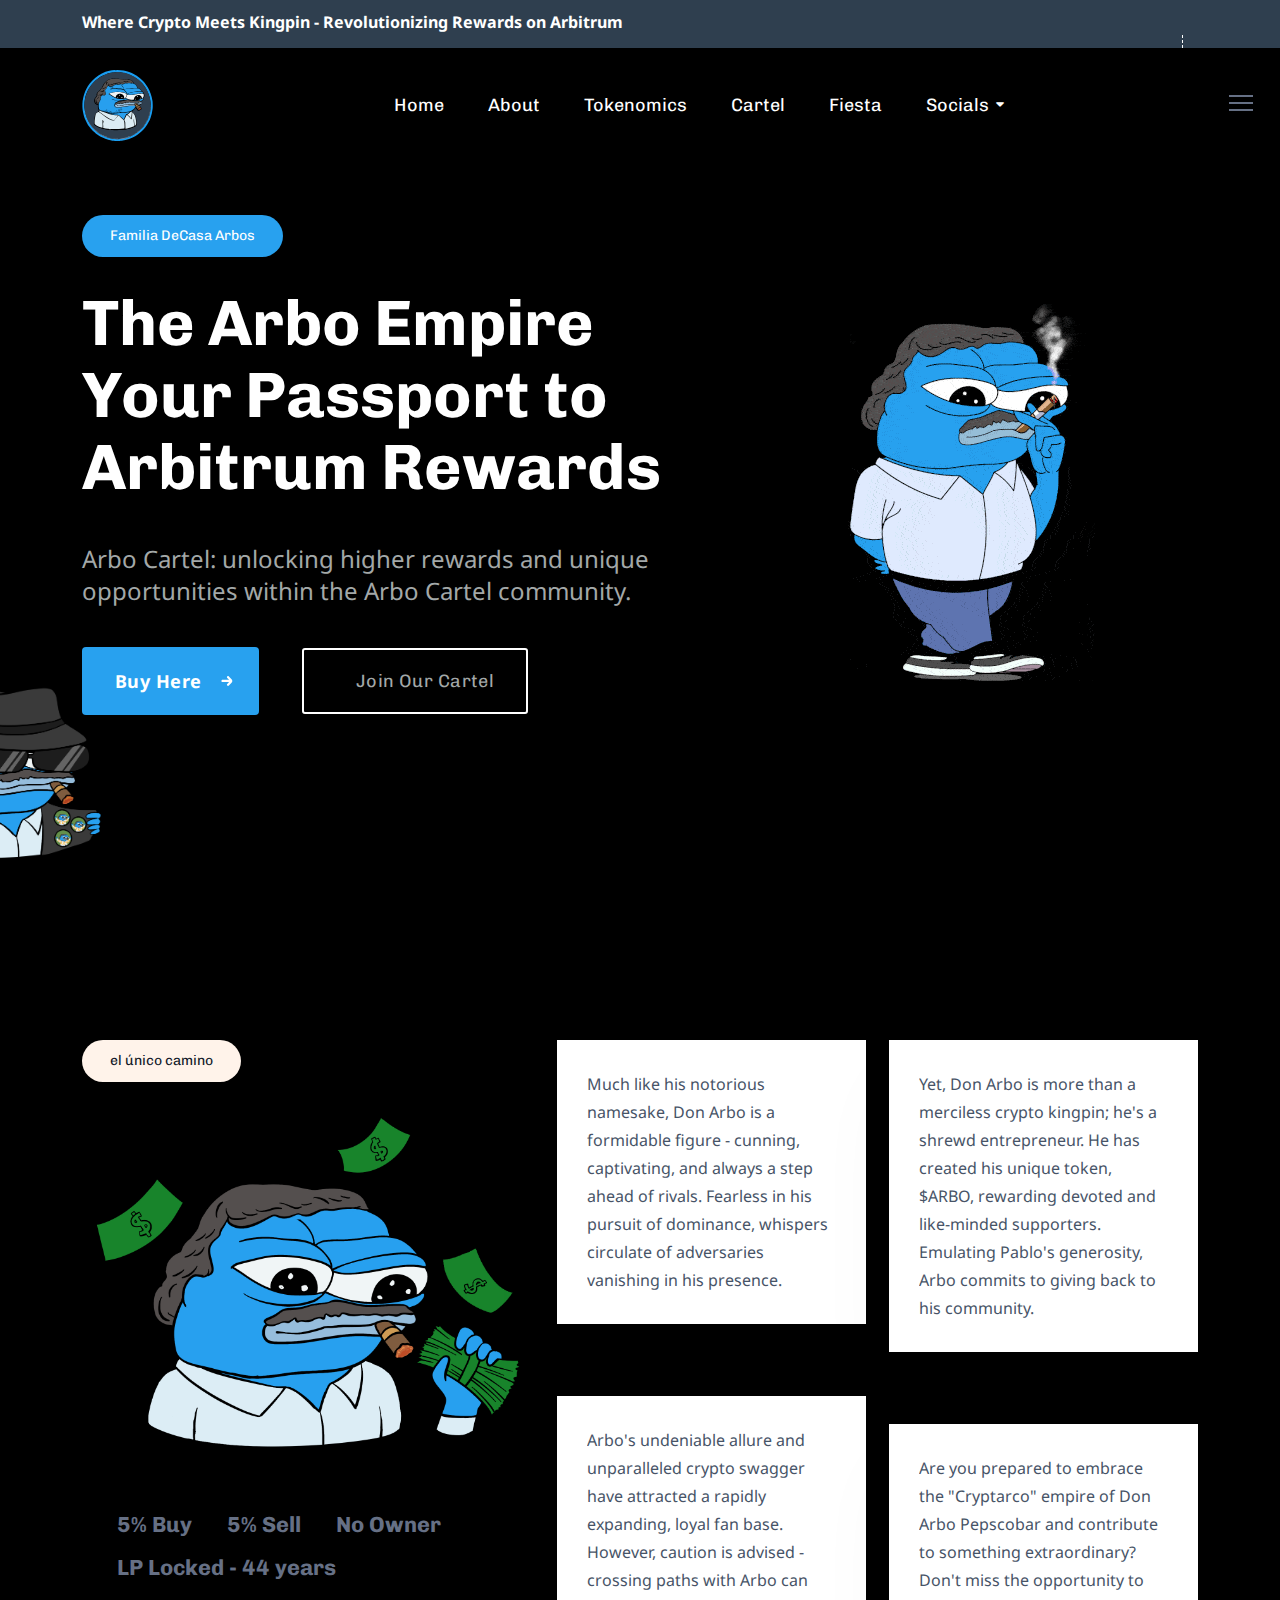
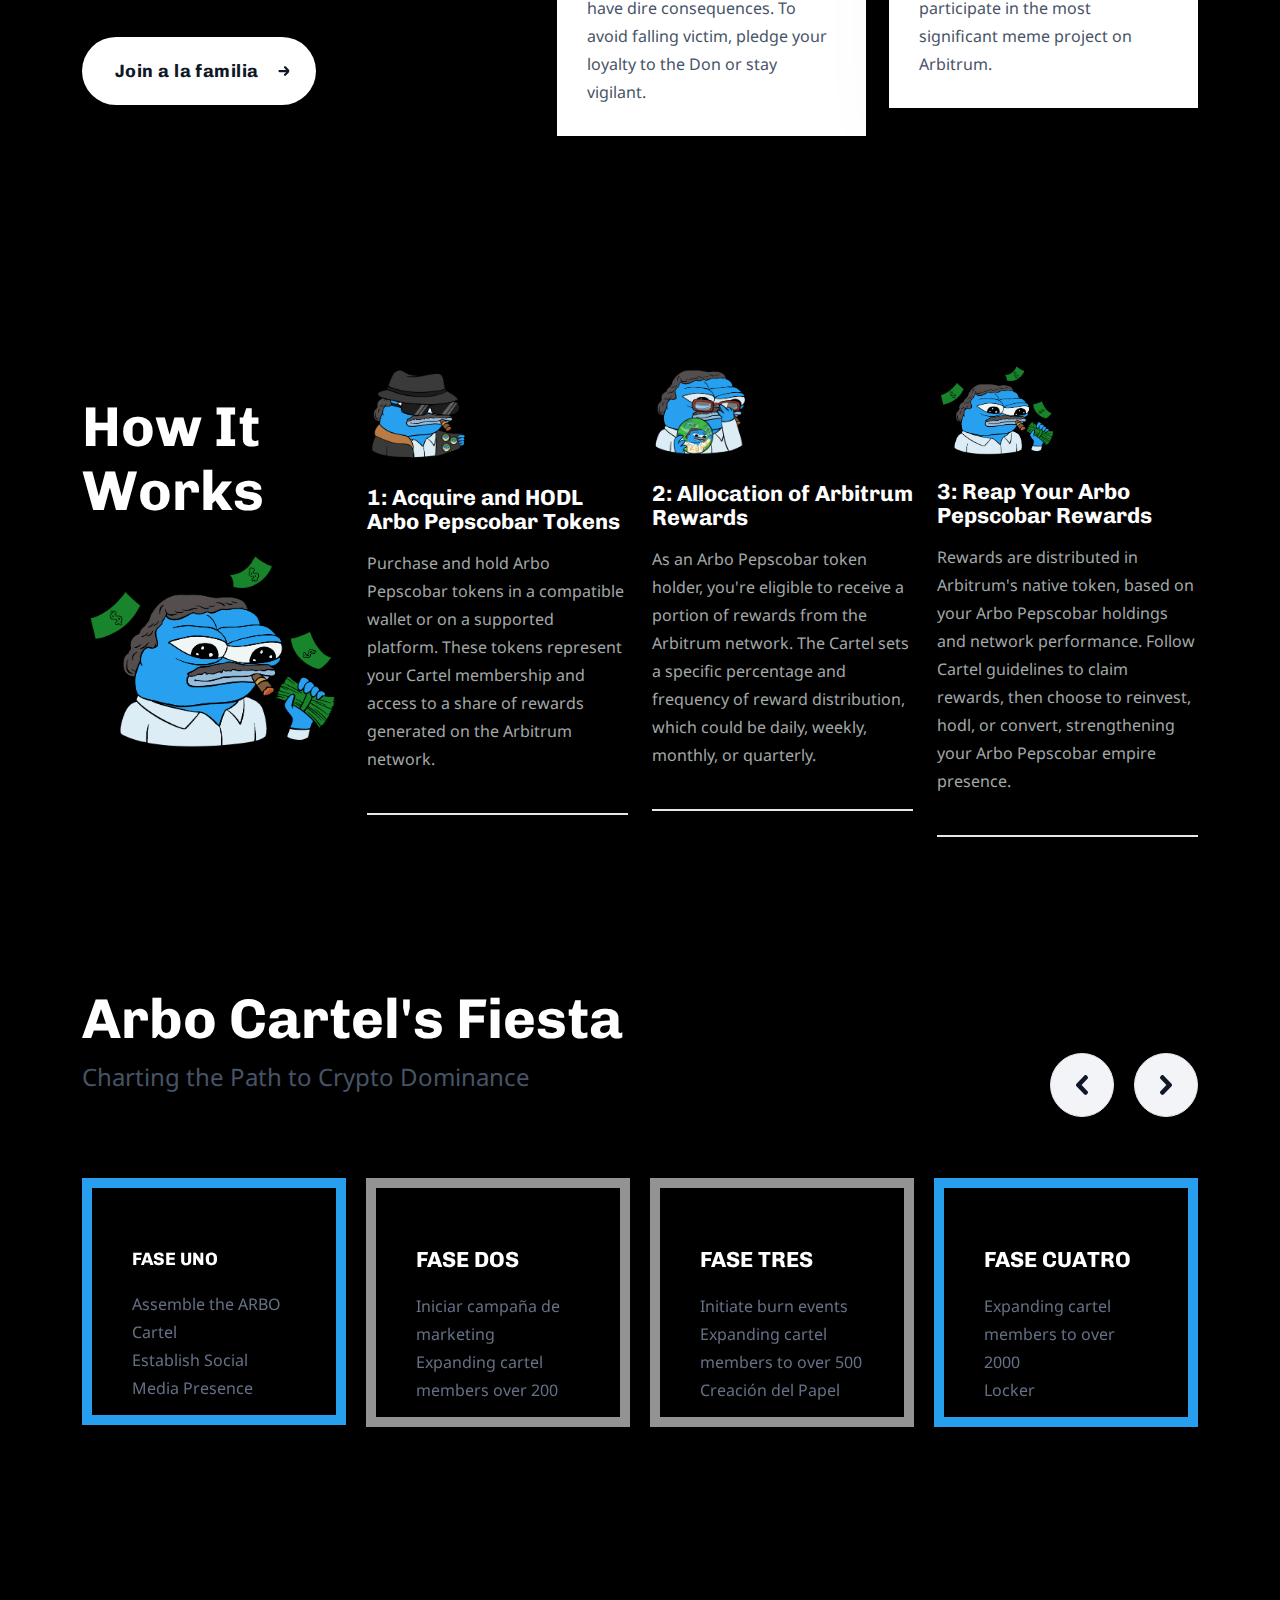
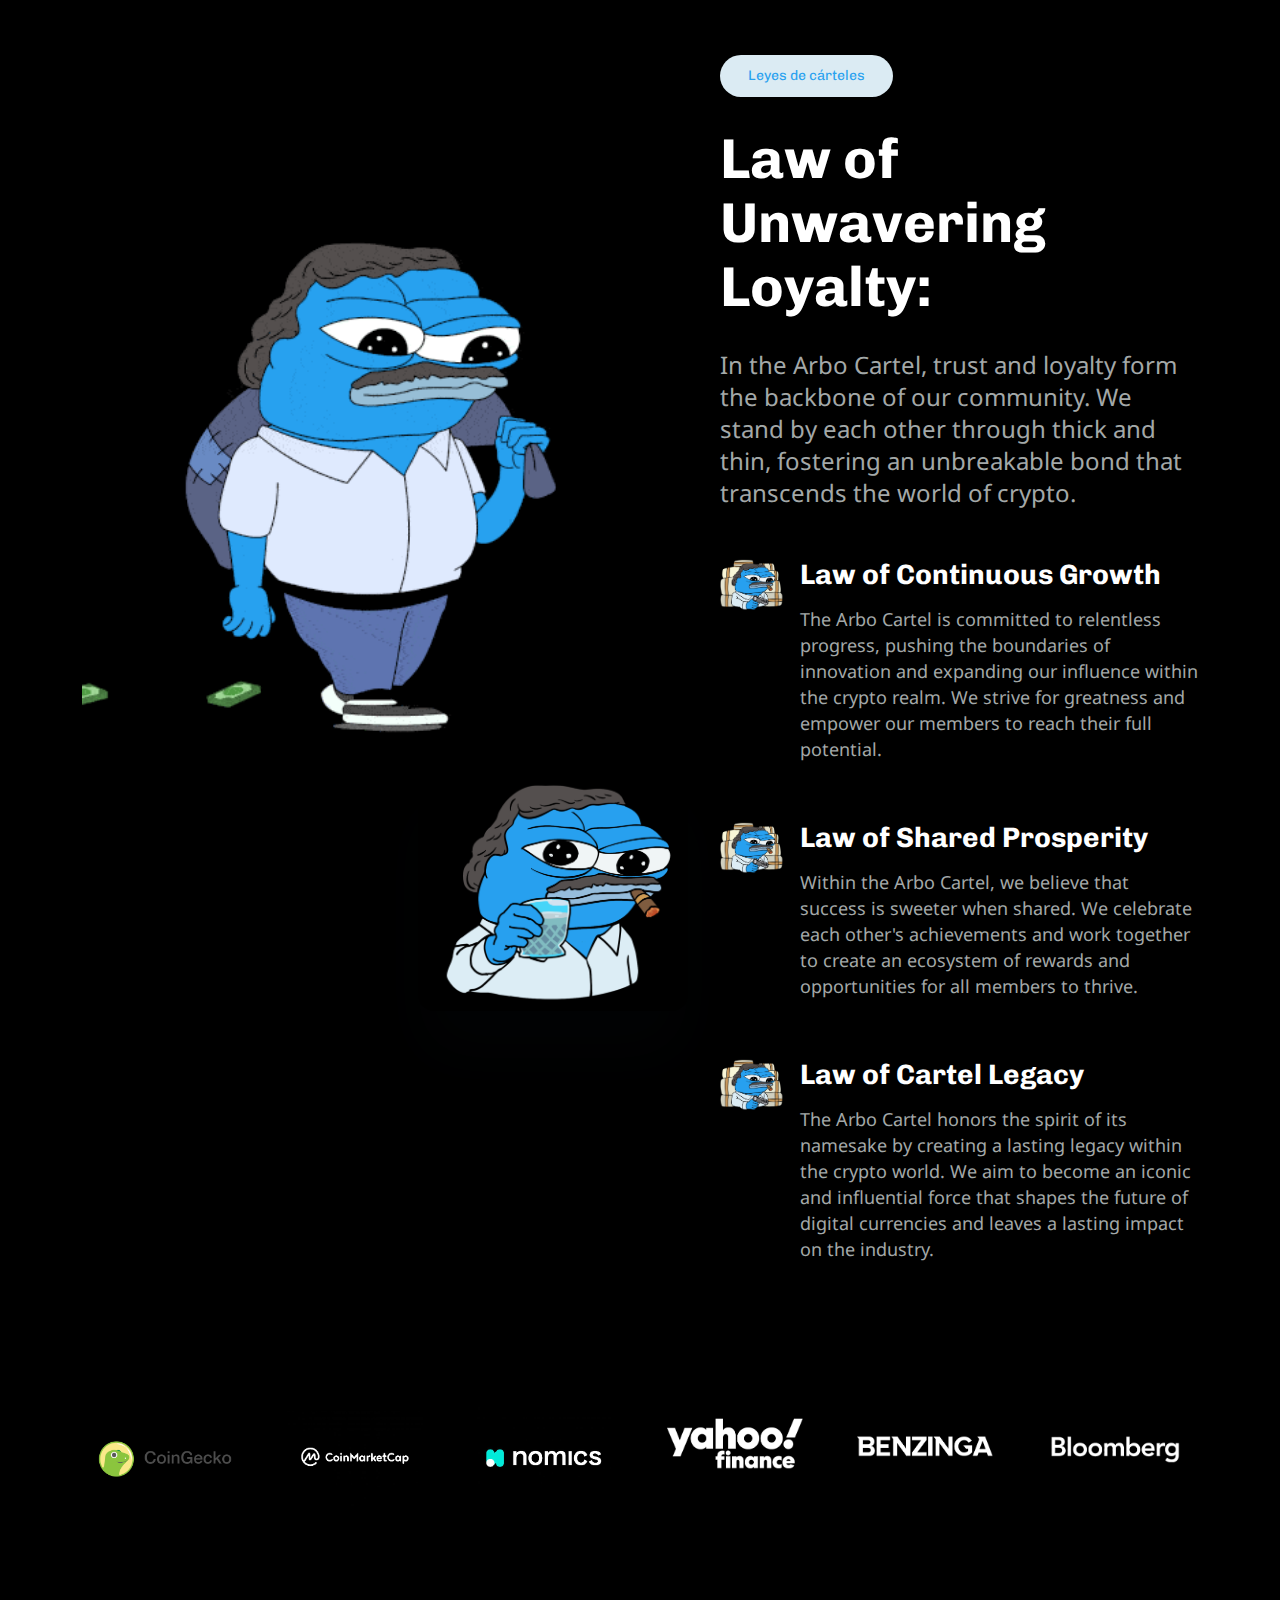
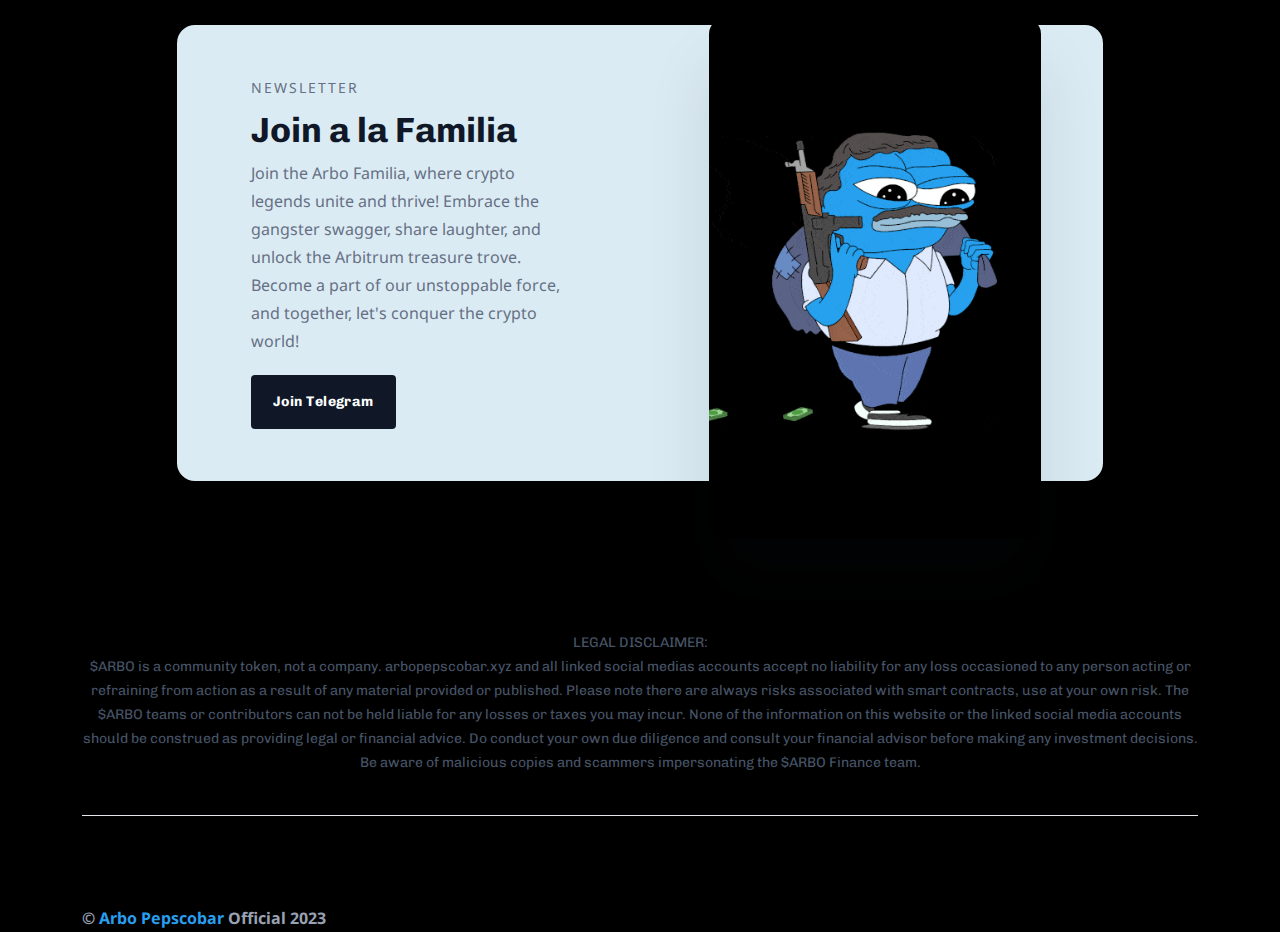
<file: index.html>
<!doctype html>
<html lang="en">

  <head>
  <meta property="og:type" content="website">
  <meta property="og:title" content="Arbo Pepscobar">



  <!-- SEO -->

  <meta name="author" content="ARBO Pepscobar">
  <meta name="description" lang="en" content="Discover Arbo Pepscobar, a unique fusion of the notorious kingpin's legacy and the power of Arbitrum rewards. Join the Arbo Cartel Famiglia, and experience a thriving crypto community, bound by loyalty, innovation, and unmatched prosperity.">
  <meta name="keywords" lang="en" content="ARBO, crypto, staking, rewards, arbitrum">

  <meta name="page-topic" content="ARBO,Arbitrum, crypto">


  <meta name="description" content=" Discover Arbo Pepscobar, a unique fusion of the notorious kingpin's legacy and the power of Arbitrum rewards." />

  <meta name="twitter:title" content="$ARBO">
  <meta name="twitter:description" content="Discover Arbo Pepscobar, a unique fusion of the notorious kingpin's legacy and the power of Arbitrum rewards.">
  <meta name="twitter:card" content="summary_large_image">
  <meta name="twitter:image:src" content="/assets/cover.jpg">
  <meta property="og:video" content="assets/cover.mp4" />
  <meta property="og:video:type" content="video/mp4" />
  <meta property="twitter:video" content="assets/cover.mp4" />
  <meta property="twitter:video:type" content="video/mp4" />
  <meta name="copyright" content="Copyright ArboPepscobar Pad 2023. All Rights Reserved." />
  
  <meta charset="UTF-8">
    <meta name="viewport" content="width=device-width,initial-scale=1,maximum-scale=1">
    <meta http-equiv="X-UA-Compatible" content="ie=edge">
    <meta name="msapplication-TileColor" content="#0E0E0E">
    <meta name="template-color" content="#0E0E0E">
    <meta name="msapplication-config" content="browserconfig.xml">
    
    <link rel="shortcut icon" type="image/x-icon" href="assets/imgs/logop.svg">
    



    <link rel="stylesheet" href="https://cdnjs.cloudflare.com/ajax/libs/font-awesome/6.4.0/css/all.min.css" integrity="sha512-iecdLmaskl7CVkqkXNQ/ZH/XLlvWZOJyj7Yy7tcenmpD1ypASozpmT/E0iPtmFIB46ZmdtAc9eNBvH0H/ZpiBw==" crossorigin="anonymous" referrerpolicy="no-referrer" />
    <script defer="defer" src="assets/js/app.40ee121.bundle.js"></script>
    <link href="assets/css/app.2afad0c.bundle.css" rel="stylesheet">
  </head>

  <body class="bg-black">
    <div id="preloader-active">
      <div class="preloader d-flex align-items-center justify-content-center">
        <div class="preloader-inner position-relative">
          <div class="text-center">
            <div class="loader"></div>
          </div>
        </div>
      </div>
    </div>
    <div class="header-top">
      <div class="container">
        <div class="row">
          <div class="col-lg-6 col-md-12 d-none d-md-block"><span>Where Crypto Meets Kingpin - Revolutionizing Rewards on Arbitrum</span></div>
          <div class="col-lg-6 col-md-6 text-end">
            <a class="text-body-text line-right" href="#">
              <i class="fa-brands fa-telegram"></i>
            </a>
            <a class="text-body-text" href="">
              <i class="fa-brands fa-twitter"></i>
            </a></div>
        </div>
      </div>
    </div>
    <header class="header sticky-bar">
      <div class="container">
        <div class="main-header">
          <div class="header-left">
            <div class="header-logo"><a class="d-flex" href=""><img style="width:80px" alt="Arbo Pepscobar" src="assets/imgs/logop.svg"></a></div>
            <div class="header-nav">
              <nav class="nav-main-menu d-none d-xl-block">
                <ul class="main-menu">
                  <li class="">
                    <a class="active" href="#">Home</a>
                  </li>
                  <li class="">
                    <a class="active" href="#aboutarbo">About</a>
                  </li>
                  <li class="">
                    <a class="active" href="#tokenomics">Tokenomics</a>
                  </li>
                  <li class="">
                    <a class="active" href="#cartel">Cartel</a>
                  </li>
                  <li class="">
                    <a class="active" href="#roadmap">Fiesta</a>
                  </li>
                  <li class="has-children"><a href="#">Socials</a>
                    <ul class="sub-menu">
                      <li><a href=""><i class="fi fi-rr-star"></i>About Us - 1</a></li>
                      <li><a href=""><i class="fi fi-rr-star"></i>About Us - 2</a></li>
                      <li><a href=""><i class="fi fi-rr-star"></i>About Us - 3</a></li>
                    </ul>
                  </li>
                  
                </ul>
              </nav>
              <div class="burger-icon burger-icon-white"><span class="burger-icon-top"></span><span class="burger-icon-mid"></span><span class="burger-icon-bottom"></span></div>
            </div>
          </div>
          <div class="header-right">
            <div class="block-signin"><a class="btn btn-default hover-up icon-arrow-right" href="
              ">Get Started</a></div>
          </div>
        </div>
      </div>
    </header>
    <div class="mobile-header-active mobile-header-wrapper-style perfect-scrollbar">
      <div class="mobile-header-wrapper-inner">
        <div class="mobile-header-top">
          <div class="user-account">
            <img src="assets/gunone.png" alt="Arbo Pepscobar">
            <div class="content">
              <h6 class="user-name color-gray-1000"> <span class="text-brand">Yo Arbo !</span></h6>
              <p class="font-xs text-muted">You have 5 new messages</p>
            </div>
          </div>
        </div>
        <div class="mobile-header-content-area">
          <div class="perfect-scroll">
            <div class="mobile-menu-wrap mobile-header-border">
              <nav>
                <ul class="mobile-menu font-heading">
                  <li class="has-children"><a class="active" href="">Menu</a>
                    <ul class="sub-menu">
                      <li><a href="">Home </a></li>
                      <li><a href="">About </a></li>
                      <li><a href="">Tokenomics </a></li>
                      <li><a href="">Cartel </a></li>
                      <hr>
                      <li><a href="">Twitter </a></li>
                      <li><a href="">Telegram </a></li>
                     
                    </ul>
                  </li>
                
                </ul>
              </nav>
            </div>
            <div class="mobile-account">
              <img class="img-responsive shape-1" alt="Arbo Pepscobar" src="assets/smoking.gif">
          
              <h6 class="mb-10 color-gray-1000">Our DAPPs</h6>
              <ul class="mobile-menu font-heading">
                <li><a href="#">ARBO LOCKER</a></li>
                <li><a href="#">ARBO PAD</a></li>
                
                
              </ul>
            </div>
            <div class="site-copyright color-gray-400">Copyright 2023 &copy; Arbo Pepscobar - Arbitrum.<br></div>
          </div>
        </div>
      </div>
    </div>
    <main class="main bg-black">
      <section class="section-box">
        <div class="banner-hero banner-2" style="padding-top:0">
          <div class="container">
            <div class="row">
              <div class="col-lg-7 mt-50"><span class="tag-1 bg-green-900">Familia DeCasa Arbos</span>
                <h1 class="text-display-3 mt-30">
                  The Arbo Empire Your&nbsp;Passport to Arbitrum Rewards
                </h1>
                <p class="text-body-lead-large color-gray-300 mt-40 pr-40">
                  Arbo Cartel: unlocking higher rewards and unique opportunities within the Arbo Cartel community.


                </p>
                <div class="mt-40"><a class="btn btn-black shape-square icon-arrow-right-white" href="">Buy Here</a>
                  <a style="    border: 2px solid white;border-radius: 3px;" class="btn btn-link  color-gray-300 ml-40" href=""><i class="fa-brands fa-telegram mr-20"></i> Join Our Cartel</a></div>
                <!-- <div class="mt-50">
                  <div class="row">
                    <div class="col-lg-3 col-sm-4 col-4">
                      <h3 class="text-heading-4 color-gray-900 mb-15">+<span class="count">38</span>k</h3>
                      <p class="text-body-text-md color-gray-500">Happy Clients</p>
                    </div>
                    <div class="col-lg-3 col-sm-4 col-4">
                      <h3 class="text-heading-4 color-gray-900 mb-15">+<span class="count">45</span>k</h3>
                      <p class="text-body-text-md color-gray-500">Project Done</p>
                    </div>
                    <div class="col-lg-3 col-sm-4 col-4">
                      <h3 class="text-heading-4 color-gray-900 mb-15"><span class="count">100</span>%</h3>
                      <p class="text-body-text-md color-gray-500">Client Satisfaction</p>
                    </div>
                  </div>
                </div> -->
              </div>
              <div class="col-lg-5 d-none d-lg-block">
                <div class="banner-imgs">
                  <!-- <div class="block-1 shape-2"><img src="assets/imgs/page/homepage2/balance.png" alt="Arbo Pepscobar"></div>
                  <div class="block-2 shape-3"><img src="assets/imgs/page/homepage2/payment.png" alt="Arbo Pepscobar"></div> -->
                  <img class="img-responsive shape-1" alt="Arbo Pepscobar" src="assets/smk-bg.gif">
                </div>
              </div>
            </div>
          </div>
        </div>
      </section>
      <!-- <div class="section-box overflow-visible mt-80">
        <div class="container">
          <h2 class="text-heading-3 text-center color-gray-900 mb-60">Trusted by the world&rsquo;s leading companies</h2>
          <div class="row">
            <div class="col-lg-12">
              <ul class="list-partners">
                <li><a class="item-logo box-hover-shadow hover-up" href="#"><img alt="Arbo Pepscobar" src="assets/imgs/slider/logo/sample-logo-1.svg"></a></li>
                <li><a class="item-logo box-hover-shadow hover-up" href="#"><img alt="Arbo Pepscobar" src="assets/imgs/slider/logo/sample-logo-2.svg"></a></li>
                <li><a class="item-logo box-hover-shadow hover-up" href="#"><img alt="Arbo Pepscobar" src="assets/imgs/slider/logo/sample-logo-3.svg"></a></li>
                <li><a class="item-logo box-hover-shadow hover-up" href="#"><img alt="Arbo Pepscobar" src="assets/imgs/slider/logo/sample-logo-4.svg"></a></li>
                <li><a class="item-logo box-hover-shadow hover-up" href="#"><img alt="Arbo Pepscobar" src="assets/imgs/slider/logo/sample-logo-5.svg"></a></li>
                <li><a class="item-logo box-hover-shadow hover-up" href="#"><img alt="Arbo Pepscobar" src="assets/imgs/slider/logo/sample-logo-6.svg"></a></li>
                <li><a class="item-logo box-hover-shadow hover-up" href="#"><img alt="Arbo Pepscobar" src="assets/imgs/slider/logo/sample-logo-7.svg"></a></li>
                <li><a class="item-logo box-hover-shadow hover-up" href="#"><img alt="Arbo Pepscobar" src="assets/imgs/slider/logo/sample-logo-8.svg"></a></li>
                <li><a class="item-logo box-hover-shadow hover-up" href="#"><img alt="Arbo Pepscobar" src="assets/imgs/slider/logo/sample-logo-9.svg"></a></li>
              </ul>
            </div>
          </div>
        </div>
      </div> -->

         
      <section class="section-box pt-100 pb-100 mt-100 bg-black" id="aboutarbo">
        <div class="container">
          <div class="row" >
            <div class="col-lg-5 mb-30"><span class="tag-1 color-gray-900">el único camino</span>
                    <h3 class="text-heading-1 mt-30">
                <img class="bdrd-16 img-responsive w-100"  src="assets/moneyAr2.png" alt="Arbo Pepscobar">
              </h3>
              
              <div class="col-lg-12">
                
                
                <div class="mt-40">
                  <ul class="list-icon-3">
                    <li class="text-body-text-md text-heading-5"><i class="fa-solid main-color fa-circle-check"></i> 5% Buy </li>
                    <li class="text-body-text-md text-heading-5"><i class="fa-solid main-color fa-circle-check"></i> 5% Sell</li>
                    <li class="text-body-text-md text-heading-5"> <i class="fa-solid main-color fa-circle-check"></i> No Owner</li>
                    <li class="text-body-text-md text-heading-5"> <i class="fa-solid main-color fa-circle-check"></i> LP Locked - 44 years</li>
                    
                  </ul>
                </div>
                
              </div>
              <div class="mt-40"><a class="btn btn-default btn-white icon-arrow-right" href="">Join a la familia </a></div>
            </div>
            <div class="col-lg-7">
              <div class="row" data-masonry="{&quot;percentPosition&quot;: true }">
                <div class="col-lg-6 col-md-12 col-sm-12">
                  <div class="card-grid-style-2 card-square hover-up mb-50">
                    <p class="text-body-text color-gray-600 text-comment">
                      Much like his notorious namesake, Don Arbo is a formidable figure - cunning, captivating, and always a step ahead of rivals. Fearless in his pursuit of dominance, whispers circulate of adversaries vanishing in his presence.


                    </p>
                   
                  </div>
                </div>
                <div class="col-lg-6 col-md-12 col-sm-12">
                  <div class="card-grid-style-2 card-square hover-up mb-50">
                    <p class="text-body-text color-gray-600 text-comment">
                      Yet, Don Arbo is more than a merciless crypto kingpin; he's a shrewd entrepreneur. He has created his unique token, $ARBO, rewarding devoted and like-minded supporters. Emulating Pablo's generosity, Arbo commits to giving back to his community.
                    </p>
                  
                  </div>
                </div>
                <div class="col-lg-6 col-md-12 col-sm-12">
                  <div class="card-grid-style-2 card-square mt-50 hover-up mb-20">
                    <p class="text-body-text color-gray-600 text-comment">
                      Arbo's undeniable allure and unparalleled crypto swagger have attracted a rapidly expanding, loyal fan base. However, caution is advised - crossing paths with Arbo can have dire consequences. To avoid falling victim, pledge your loyalty to the Don or stay vigilant.
                    </p>
                  
                  </div>
                </div>
                <div class="col-lg-6 col-md-12 col-sm-12">
                  <div class="card-grid-style-2 card-square hover-up mt-50 mb-20">
                    <p class="text-body-text color-gray-600 text-comment">
                      Are you prepared to embrace the "Cryptarco" empire of Don Arbo Pepscobar and contribute to something extraordinary? Don't miss the opportunity to participate in the most significant meme project on Arbitrum.
                    </p>
                   
                  </div>
                </div>
              </div>
            </div>
          </div>
          
        </div>
      </section>

      <section class="section-box mt-80">
        <div class="container">
          <div class="row">
            <div class="col-lg-3 col-md-12 col-sm-12 mt-50">
              <h2 class="text-heading-1  mb-30"></h2>
              <p class="text-body-excerpt color-gray-300">
                <h2 class="text-heading-1  mb-30">
                  How It Works
                </h2>
                <img class="bdrd-16 img-responsive w-100"  src="assets/moneyAr2.png" alt="Arbo Pepscobar">
              </p>
            </div>
            <div class="col-lg-3 col-md-12 col-sm-12 mt-50">
              <div class="list-icons">
                <div class="item-icon pl-0">
                  <div class="mb-15"><img src="assets/wantSome.png" style="    width: 100px;"  alt="Arbo Pepscobar"></div>
                  <h4 class="text-heading-5"> 1: Acquire and HODL Arbo Pepscobar Tokens</h4>
                  <p class="text-body-text color-gray-300 mt-15">
                    Purchase and hold Arbo Pepscobar tokens in a compatible wallet or on a supported platform. These tokens represent your Cartel membership and access to a share of rewards generated on the Arbitrum network.
                       </p>
                </div>
              </div>
            </div>
            <div class="col-lg-3 col-md-12 col-sm-12 mt-50">
              <div class="list-icons">
                <div class="item-icon pl-0">
                  <div class="mb-15"><img src="assets/think.png" style="    width: 100px;"  alt="Arbo Pepscobar"></div>
                  <h4 class="text-heading-5"> 2: Allocation of Arbitrum Rewards</h4>
                  <p class="text-body-text color-gray-300 mt-15">
                    As an Arbo Pepscobar token holder, you're eligible to receive a portion of rewards from the Arbitrum network. The Cartel sets a specific percentage and frequency of reward distribution, which could be daily, weekly, monthly, or quarterly.
                  </p>
                </div>
              </div>
            </div>
            <div class="col-lg-3 col-md-12 col-sm-12 mt-50">
              <div class="list-icons">
                <div class="item-icon pl-0">
                  <div class="mb-15"><img src="assets/moneyAr2.png" style="width:120px" alt="Arbo Pepscobar"></div>
                  <h4 class="text-heading-5">3: Reap Your Arbo Pepscobar Rewards</h4>
                  <p class="text-body-text color-gray-300 mt-15">
                    Rewards are distributed in Arbitrum's native token, based on your Arbo Pepscobar holdings and network performance. Follow Cartel guidelines to claim rewards, then choose to reinvest, hodl, or convert, strengthening your Arbo Pepscobar empire presence.
                  </p>
                </div>
              </div>
            </div>
          </div>
        </div>
        <div class="section-box" id="roadmap">
          <div class="container mt-110">
            <div class="row">
              <div class="col-lg-9 col-sm-8" >
                <h3 class="text-heading-1 mb-10">Arbo Cartel's Fiesta </h3>
                <p class="text-body-lead-large color-gray-600">Charting the Path to Crypto Dominance</p>
              </div>
            </div>
          </div>
          <div class="container mt-80">
            <div class="box-swiper">
              <div class="swiper-container swiper-group-4">
                <div class="swiper-wrapper pb-70 pt-5">
                  <div class="swiper-slide active">
                    <div class="card-grid-style-3 hover-up">
                      
                      <h3 class="text-heading-6 mb-5 mt-20">FASE UNO</h3><span class="text-body-small d-block"></span>
                      <p class="text-body-text text-desc color-gray-500 mt-20">

                        Assemble the ARBO Cartel <br>
Establish Social Media Presence<br>
Develop and Launch Website<br>
Release Token


                      </p>
                    </div>
                  </div>
                  <div class="swiper-slide">
                    <div class="card-grid-style-3 bd-bg-6 hover-up">
                      
                      <h3 class="text-heading-5 mt-20">FASE DOS</h3><span class="text-body-small d-block"></span>
                      <p class="text-body-text text-desc color-gray-500 mt-20">
                        Iniciar campaña de marketing <br/>
                        Expanding cartel members over 200 <br/>
                        CoinMarketCap and CoinGecko listing

                      </p>
                    </div>
                  </div>
                  <div class="swiper-slide">
                    <div class="card-grid-style-3 bd-bg-6 hover-up">
                      
                      <h3 class="text-heading-5 mt-20">FASE TRES
                      </h3><span class="text-body-small d-block"></span>
                      <p class="text-body-text text-desc color-gray-500 mt-20">
                        Initiate burn events <br/>
                        Expanding cartel members to over 500<br/>
                        Creación del Papel Blanco<br/>
                        Launching ARBO Locker
                        

                      </p>
                    </div>
                  </div>
                  <div class="swiper-slide">
                    <div class="card-grid-style-3  hover-up">
                      
                      <h3 class="text-heading-5 mt-20">FASE CUATRO
                      </h3><span class="text-body-small d-block"></span>
                      <p class="text-body-text text-desc color-gray-500 mt-20">
                        Expanding cartel members to over 2000 <br/>
                        Locker<br/>
                        Pad<br/>
                        Dex<br/>
                        Launching ARBO Mixer
                        

                      </p>
                    </div>
                  </div>  
                  <div class="swiper-slide">
                    <div class="card-grid-style-3 bd-bg-6 hover-up">
                      
                      <h3 class="text-heading-5 mt-20">FASE CINCO
                      </h3><span class="text-body-small d-block"></span>
                      <p class="text-body-text text-desc color-gray-500 mt-20">
                        Pad<br/>
                        Dex<br/>
                        Launching ARBO Mixer
                        

                      </p>
                    </div>
                  </div> 
              
                </div>
                <div class="swiper-pagination swiper-pagination3"></div>
              </div>
              <div class="swiper-button-next swiper-button-next-4"></div>
              <div class="swiper-button-prev swiper-button-prev-4"></div>
            </div>
          </div>
        </div>
       
      </section>
   
     
  
      <section class="section-box bg-black" id="cartel">
        <div class="container mt-120">
          <div class="row">
            <div class="col-lg-6 col-sm-12 block-img-we-do">
              <div class="inner-image">
                <img class="bdrd-16 img-responsive w-100"  src="assets/bmb.gif" alt="Arbo Pepscobar">
                <div class="block-chart"><img src="assets/cheers1.png" alt="Arbo Pepscobar"></div>
              </div>
            </div>
            <div class="col-lg-6 col-sm-12 block-we-do-2"><span class="tag-1 bg-6 color-green-900">Leyes de cárteles</span>
              <h3 class="text-heading-1 mt-30">Law of Unwavering Loyalty:</h3>
              <p class="text-body-lead-large color-gray-300 mt-30"> In the Arbo Cartel, trust and loyalty form the backbone of our community. We stand by each other through thick and thin, fostering an unbreakable bond that transcends the world of crypto.</p>
              <div class="list-icons mt-50">
                <div class="item-icon none-bd"><span class="icon-left"><img src="assets/gunone.png" alt="Arbo Pepscobar"></span>
                  <h4 class="text-heading-4">Law of Continuous Growth</h4>
                  <p class="text-body-excerpt color-gray-300 mt-15"> The Arbo Cartel is committed to relentless progress, pushing the boundaries of innovation and expanding our influence within the crypto realm. We strive for greatness and empower our members to reach their full potential.</p>
                </div>
                <div class="item-icon none-bd"><span class="icon-left"><img src="assets/gunone.png" alt="Arbo Pepscobar"></span>
                  <h4 class="text-heading-4">Law of Shared Prosperity</h4>
                  <p class="text-body-excerpt color-gray-300 mt-15">Within the Arbo Cartel, we believe that success is sweeter when shared. We celebrate each other's achievements and work together to create an ecosystem of rewards and opportunities for all members to thrive.</p>
                </div>
                <div class="item-icon none-bd"><span class="icon-left"><img src="assets/gunone.png" alt="Arbo Pepscobar"></span>
                  <h4 class="text-heading-4">Law of Cartel Legacy</h4>
                  <p class="text-body-excerpt color-gray-300 mt-15">The Arbo Cartel honors the spirit of its namesake by creating a lasting legacy within the crypto world. We aim to become an iconic and influential force that shapes the future of digital currencies and leaves a lasting impact on the industry.</p>
                </div>
              </div>
            </div>
          </div>

        </div>
 <div class="section-box overflow-visible mt-70">
          <div class="container">
            <div class="row">
              <div class="col-lg-2 col-md-3 col-sm-4 col-6 text-center"><a class="item-logo box-hover-shadow hover-up" href="#"><img alt="Agon" src="assets/CoinGecko-logo.png" style="padding: 13px 0px;"></a></div>
              <div class="col-lg-2 col-md-3 col-sm-4 col-6 text-center"><a class="item-logo box-hover-shadow hover-up" href="#"><img alt="Agon" src="assets/coinmarketcap6503.jpeg" style="filter:invert(1)"></a></div>
              <div class="col-lg-2 col-md-3 col-sm-4 col-6 text-center"><a class="item-logo box-hover-shadow hover-up" href="#"><img alt="Agon" src="assets/nomics4895.jpeg" style="filter:invert(1)" ></a></div>
              <div class="col-lg-2 col-md-3 col-sm-4 col-6 text-center"><a class="item-logo box-hover-shadow hover-up" href="#"><img alt="Agon" src="assets/client-1.png"></a></div>
              <div class="col-lg-2 col-md-3 col-sm-4 col-6 text-center"><a class="item-logo box-hover-shadow hover-up" href="#"><img alt="Agon" src="assets/client-2.png"></a></div>
              <div class="col-lg-2 col-md-3 col-sm-4 col-6 text-center"><a class="item-logo box-hover-shadow hover-up" href="#"><img alt="Agon" src="assets/client-3.png"></a></div>
            </div>
          </div>
        </div>

        
      </section>
   
   
      <section class="section-box overflow-visible mb-100">
        <div class="container mt-100">
          <div class="row">
            <div class="col-lg-10 mx-auto">
              <div class="bg-6 box-newsletter position-relative">
                <div class="row">
                  <div class="col-lg-5 col-md-7"><span class="text-body-capitalized color-gray-500 text-uppercase">newsletter</span>
                    <h4 class="text-heading-3 color-gray-900 mb-10 mt-10">Join a la Familia</h4>
                    <p class="text-body-text color-gray-500">
                      Join the Arbo Familia, where crypto legends unite and thrive! Embrace the gangster swagger, share laughter, and unlock the Arbitrum treasure trove. Become a part of our unstoppable force, and together, let's conquer the crypto world!

                    </p>
                    <a class="btn btn-square mt-20" href="
                    "><i class="fa-brands fa-telegram"></i> Join Telegram</a>
                  </div>
                  <div class="col-lg-7 col-md-5 mt-30 mt-lg-0 mt-md-30 mt-sm-30 position-relative text-end">
                    <!-- <div class="block-chart shape-1"><img src="assets/dollarB.png" alt="Arbo Pepscobar"></div> -->
                    <img class="img-responsive img-newsletter" src="assets/gunArbo.gif" alt="Arbo Pepscobar">
                  </div>
                </div>
              </div>
            </div>
          </div>
        </div>
      </section>
    </main>
    <footer class="footer mt-50">
      <div class="container">
        <div class="footer-top">
          <div class="row">
            
            <div class="col-md-12 col-sm-12 text-center ">
              <small class="color-gray-600">
              LEGAL DISCLAIMER: <br/>
$ARBO is a community token, not a company.
arbopepscobar.xyz and all linked social medias accounts accept no liability for any loss occasioned to any person acting or refraining from action as a result of any material provided or published. Please note there are always risks associated with smart contracts, use at your own risk.
The $ARBO teams or contributors can not be held liable for any losses or taxes you may incur. None of the information on this website or the linked social media accounts should be construed as providing legal or financial advice.
Do conduct your own due diligence and consult your financial advisor before making any investment decisions. Be aware of malicious copies and scammers impersonating the $ARBO Finance team.
</small>
            </div>
          </div>
        </div>
       
        <div class="footer mt-50 bg-black">
          <div class="row">
            <div class="col-md-6"><span class="color-gray-400 text-body-lead">
              &copy;<span class="main-color"> Arbo Pepscobar</span> Official 2023</span>
              </div>
            <div class="col-md-6 text-center text-lg-end text-md-end">
              <div class="footer-social">
                <a class="icon-socials" href="https://www.linkedin.com" target="_blank">
                  <i class="fa-brands fa-2x fa-telegram"></i>
                </a>
                <a class="icon-socials" href="https://www.linkedin.com" target="_blank">
                  <i class="fa-brands fa-2x fa-twitter"></i>
                </a>
                
              </div>
            </div>
          </div>
        </div>
      </div>
    </footer>
    <script src="assets/js/vendors/modernizr-3.6.0.min.js"></script>
    <script src="assets/js/vendors/jquery-3.6.0.min.js"></script>
    <script src="assets/js/vendors/jquery-migrate-3.3.0.min.js"></script>
    <script src="assets/js/vendors/bootstrap.bundle.min.js"></script>
    <script src="assets/js/vendors/waypoints.js"></script>
    <script src="assets/js/vendors/wow.js"></script>
    <script src="assets/js/vendors/magnific-popup.js"></script>
    <script src="assets/js/vendors/perfect-scrollbar.min.js"></script>
    <script src="assets/js/vendors/select2.min.js"></script>
    <script src="assets/js/vendors/isotope.js"></script>
    <script src="assets/js/vendors/scrollup.js"></script>
    <script src="assets/js/vendors/counterup.js"></script>
    <script src="assets/js/vendors/slick.js"></script>
    <script src="assets/js/vendors/jquery.elevatezoom.js"></script>
    <script src="assets/js/vendors/swiper-bundle.min.js"></script>
    <script src="assets/js/vendors/noUISlider.js"></script>
    <script src="assets/js/vendors/slider.js"></script>
    <script src="assets/js/main.js?v=1.0"></script>
    <script>
      if(window.location.host === 'arbopepscobar.xyz' && window.location.protocol === 'http:'){
        window.location.href = 'https://arbopepscobar.xyz'
      }
    </script>
  </body>

</html>
</file>
